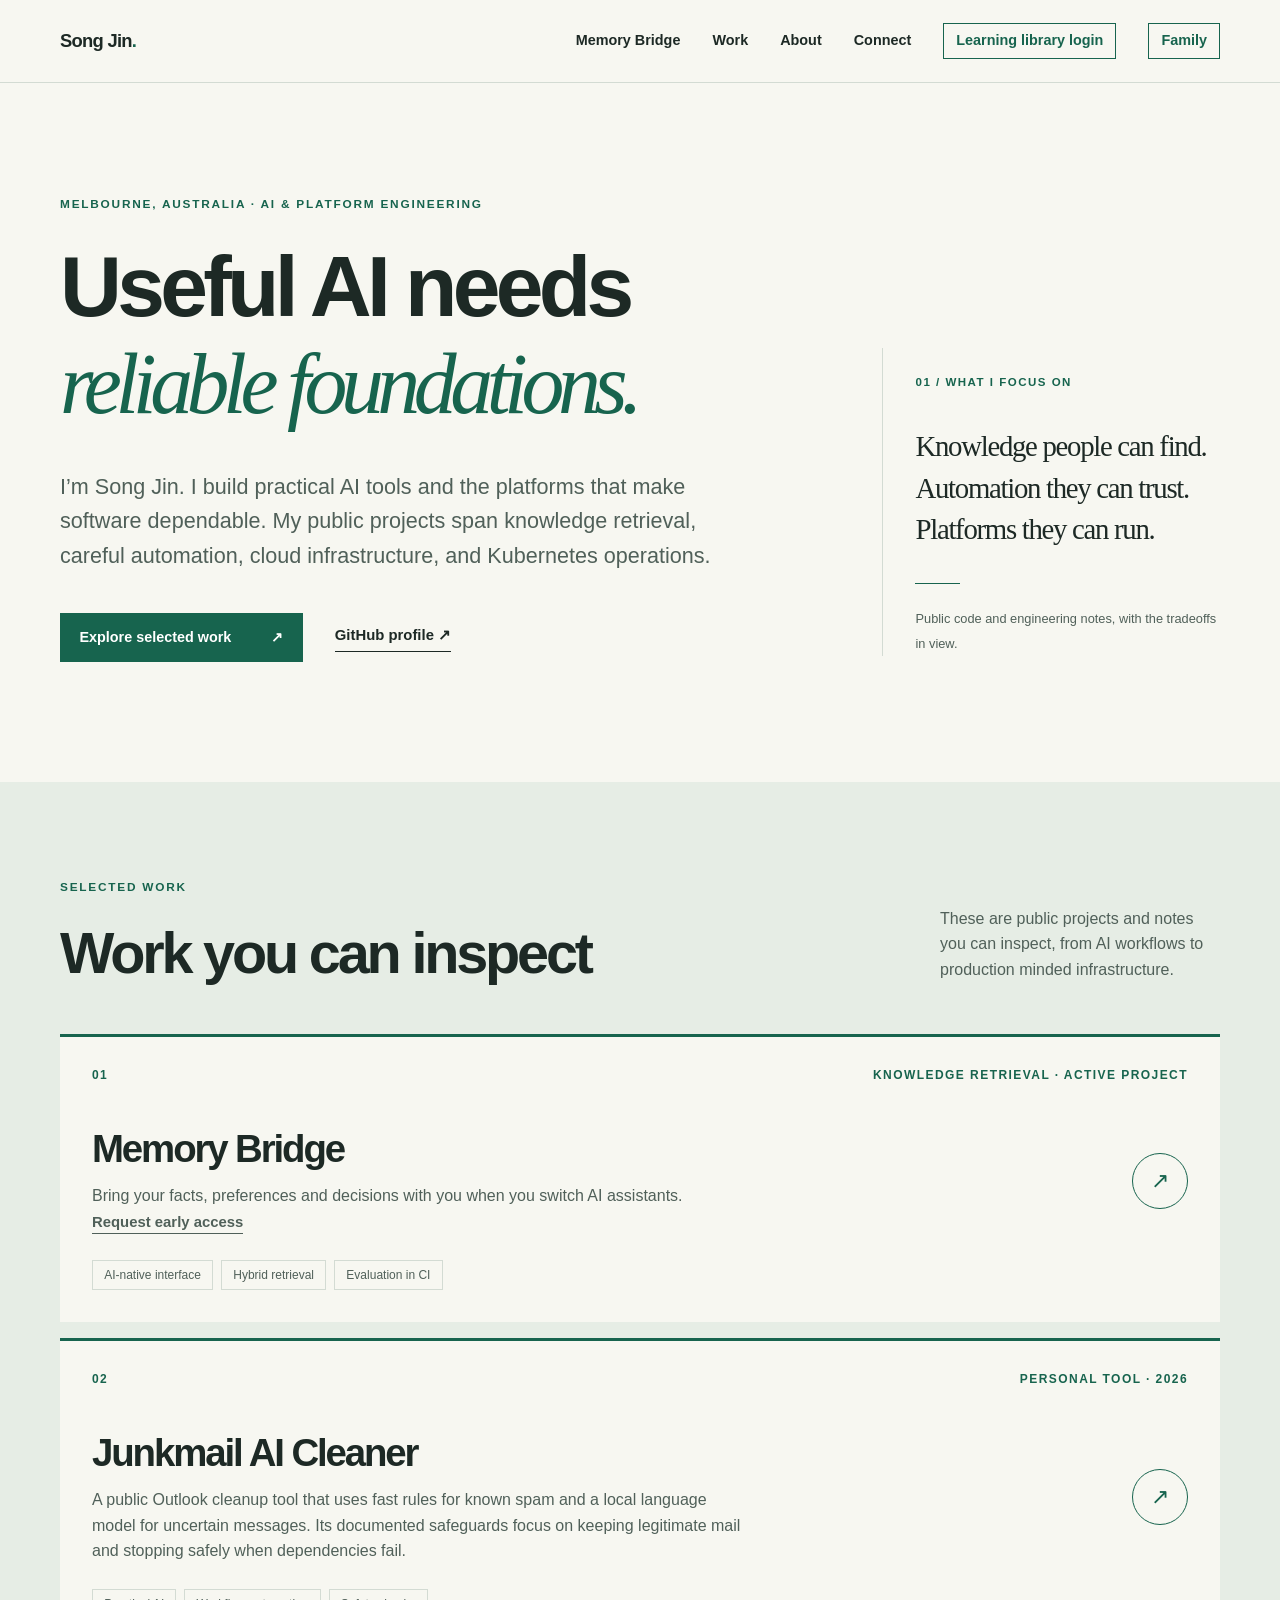
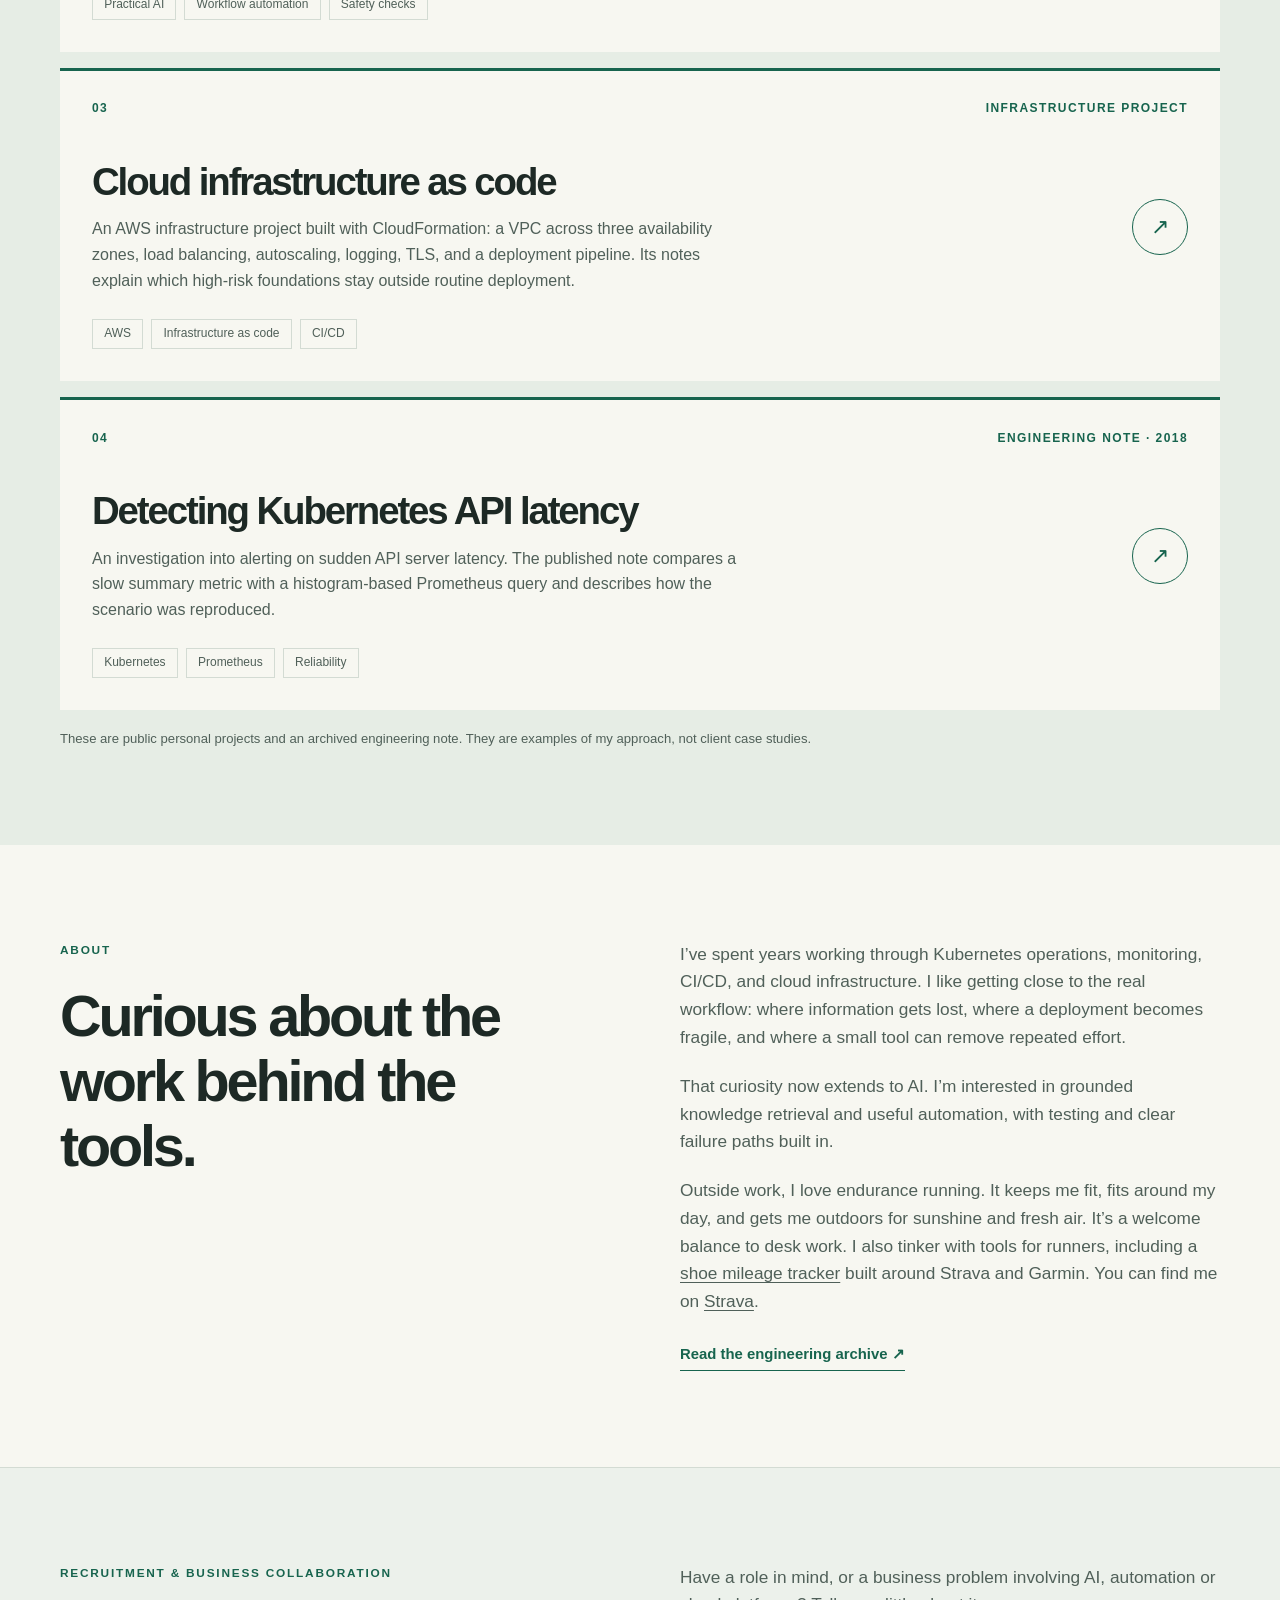
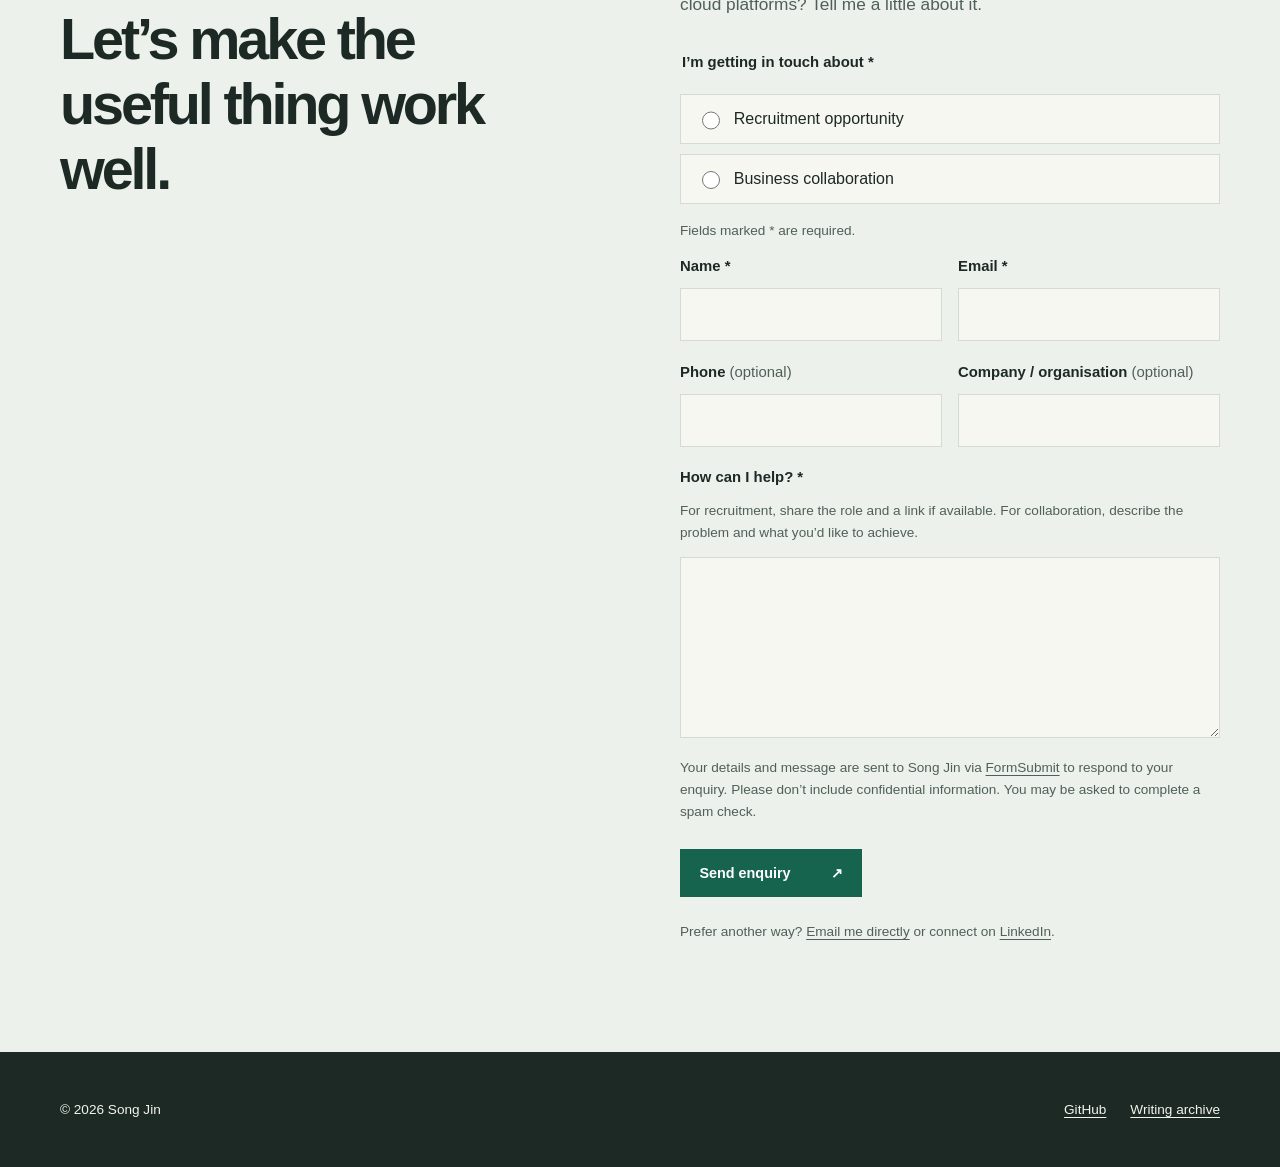
<file: index.html>
<!doctype html>
<html lang="en-AU">
  <head>
    <meta charset="utf-8">
    <meta name="google-site-verification" content="nwqrAiXsCcuAnsCn8Nw6H-5O30y2Ceg2QAQK5DL2ef4">
    <meta name="viewport" content="width=device-width, initial-scale=1">
    <meta name="description" content="Song Jin builds practical AI workflows and reliable cloud platforms. Explore public projects in knowledge retrieval, automation, and DevOps.">
    <meta name="color-scheme" content="light">
    <title>Song Jin — Practical AI & reliable platforms</title>
    <link rel="icon" type="image/jpeg" href="assets/song-jin-favicon.jpeg">
    <link rel="stylesheet" href="assets/site.css?v=kb-mcp-20261019">
  </head>
  <body>
    <a class="skip-link" href="#main">Skip to content</a>
    <header class="site-header">
      <div class="shell header-inner">
        <a class="wordmark" href="./" aria-label="Song Jin, home">Song Jin<span class="wordmark-dot">.</span></a>
        <nav aria-label="Main navigation">
          <a href="products/memory-bridge/">Memory Bridge</a>
          <a href="#work">Work</a>
          <a href="#about">About</a>
          <a href="#connect">Connect</a>
          <a class="nav-login" href="https://learn.midu.com.au/" aria-label="Log in to the private learning library">Learning library login</a>
          <a class="nav-login" href="https://family.midu.com.au/" aria-label="Open the private family site">Family</a>
        </nav>
      </div>
    </header>

    <main id="main">
      <section class="hero shell" aria-labelledby="intro-title">
        <div class="hero-copy">
          <p class="eyebrow">Melbourne, Australia · AI & platform engineering</p>
          <h1 id="intro-title">Useful AI needs <em>reliable foundations.</em></h1>
          <p class="lead">I’m Song Jin. I build practical AI tools and the platforms that make software dependable. My public projects span knowledge retrieval, careful automation, cloud infrastructure, and Kubernetes operations.</p>
          <div class="hero-actions">
            <a class="button button-primary" href="#work">Explore selected work <span aria-hidden="true">↗</span></a>
            <a class="text-link" href="https://github.com/SongGithub" rel="me">GitHub profile <span aria-hidden="true">↗</span></a>
          </div>
        </div>
        <aside class="hero-note" aria-label="Site focus">
          <span class="note-index">01 / WHAT I FOCUS ON</span>
          <p>Knowledge people can find. Automation they can trust. Platforms they can run.</p>
          <span class="note-rule" aria-hidden="true"></span>
          <small>Public code and engineering notes, with the tradeoffs in view.</small>
        </aside>
      </section>

      <section class="section section-work" id="work" aria-labelledby="work-title">
        <div class="shell">
          <div class="section-heading">
            <div>
              <p class="eyebrow">Selected work</p>
              <h2 id="work-title">Work you can inspect</h2>
            </div>
            <p>These are public projects and notes you can inspect, from AI workflows to production minded infrastructure.</p>
          </div>
          <article class="work-feature">
            <div class="work-meta"><span>01</span><span>Knowledge retrieval · active project</span></div>
            <div class="work-body">
              <div>
                <h3><a href="products/memory-bridge/">Memory Bridge</a></h3>
                <p>Bring your facts, preferences and decisions with you when you switch AI assistants.</p>
                <p><a class="text-link" href="products/memory-bridge/#pilot">Request early access</a></p>
              </div>
              <a class="round-link" href="work/memory-bridge/" aria-label="Read the Memory Bridge case study">↗</a>
            </div>
            <div class="work-tags" aria-label="Topics"><span>AI-native interface</span><span>Hybrid retrieval</span><span>Evaluation in CI</span></div>
          </article>
          <article class="work-feature">
            <div class="work-meta"><span>02</span><span>Personal tool · 2026</span></div>
            <div class="work-body">
              <div>
                <h3><a href="work/junkmail-ai-cleaner/">Junkmail AI Cleaner</a></h3>
                <p>A public Outlook cleanup tool that uses fast rules for known spam and a local language model for uncertain messages. Its documented safeguards focus on keeping legitimate mail and stopping safely when dependencies fail.</p>
              </div>
              <a class="round-link" href="work/junkmail-ai-cleaner/" aria-label="Read Junkmail AI Cleaner case study">↗</a>
            </div>
            <div class="work-tags" aria-label="Topics"><span>Practical AI</span><span>Workflow automation</span><span>Safety checks</span></div>
          </article>
          <article class="work-feature">
            <div class="work-meta"><span>03</span><span>Infrastructure project</span></div>
            <div class="work-body">
              <div>
                <h3><a href="https://github.com/SongGithub/personal-infra">Cloud infrastructure as code</a></h3>
                <p>An AWS infrastructure project built with CloudFormation: a VPC across three availability zones, load balancing, autoscaling, logging, TLS, and a deployment pipeline. Its notes explain which high-risk foundations stay outside routine deployment.</p>
              </div>
              <a class="round-link" href="https://github.com/SongGithub/personal-infra" aria-label="View cloud infrastructure project on GitHub">↗</a>
            </div>
            <div class="work-tags" aria-label="Topics"><span>AWS</span><span>Infrastructure as code</span><span>CI/CD</span></div>
          </article>
          <article class="work-feature">
            <div class="work-meta"><span>04</span><span>Engineering note · 2018</span></div>
            <div class="work-body">
              <div>
                <h3><a href="work/kubernetes-api-alerting/">Detecting Kubernetes API latency</a></h3>
                <p>An investigation into alerting on sudden API server latency. The published note compares a slow summary metric with a histogram-based Prometheus query and describes how the scenario was reproduced.</p>
              </div>
              <a class="round-link" href="work/kubernetes-api-alerting/" aria-label="Read detecting Kubernetes API latency case study">↗</a>
            </div>
            <div class="work-tags" aria-label="Topics"><span>Kubernetes</span><span>Prometheus</span><span>Reliability</span></div>
          </article>
          <p class="work-footnote">These are public personal projects and an archived engineering note. They are examples of my approach, not client case studies.</p>
        </div>
      </section>

      <section class="section about-section" id="about" aria-labelledby="about-title">
        <div class="shell two-column">
          <div>
            <p class="eyebrow">About</p>
            <h2 id="about-title">Curious about the work behind the tools.</h2>
          </div>
          <div class="body-copy">
            <p>I’ve spent years working through Kubernetes operations, monitoring, CI/CD, and cloud infrastructure. I like getting close to the real workflow: where information gets lost, where a deployment becomes fragile, and where a small tool can remove repeated effort.</p>
            <p>That curiosity now extends to AI. I’m interested in grounded knowledge retrieval and useful automation, with testing and clear failure paths built in.</p>
            <p>Outside work, I love endurance running. It keeps me fit, fits around my day, and gets me outdoors for sunshine and fresh air. It’s a welcome balance to desk work. I also tinker with tools for runners, including a <a href="https://github.com/SongGithub/shoe-tracker-skill">shoe mileage tracker</a> built around Strava and Garmin. You can find me on <a href="https://www.strava.com/athletes/13263055" rel="me">Strava</a>.</p>
            <a class="text-link" href="https://github.com/SongGithub/songgithub.github.io-src/tree/master/content">Read the engineering archive <span aria-hidden="true">↗</span></a>
          </div>
        </div>
      </section>

      <section class="section connect-section" id="connect" aria-labelledby="connect-title">
        <div class="shell two-column">
          <div>
            <p class="eyebrow">Recruitment &amp; business collaboration</p>
            <h2 id="connect-title">Let’s make the useful thing work well.</h2>
          </div>
          <div>
            <p class="body-copy">Have a role in mind, or a business problem involving AI, automation or cloud platforms? Tell me a little about it.</p>
            <form class="contact-form" action="https://formsubmit.co/songjin@hotmail.com" method="POST" aria-describedby="contact-privacy">
              <input type="hidden" name="_subject" value="Midu website enquiry">
              <input type="hidden" name="_template" value="table">
              <fieldset class="contact-purpose">
                <legend>I’m getting in touch about <span aria-hidden="true">*</span></legend>
                <label class="purpose-option"><input type="radio" name="enquiry_type" value="Recruitment opportunity" required> <span>Recruitment opportunity</span></label>
                <label class="purpose-option"><input type="radio" name="enquiry_type" value="Business collaboration" required> <span>Business collaboration</span></label>
              </fieldset>
              <p class="form-hint">Fields marked * are required.</p>
              <div class="contact-fields">
                <div class="contact-field"><label for="contact-name">Name *</label><input id="contact-name" name="name" autocomplete="name" maxlength="100" required></div>
                <div class="contact-field"><label for="contact-email">Email *</label><input id="contact-email" type="email" name="email" autocomplete="email" maxlength="254" required></div>
                <div class="contact-field"><label for="contact-phone">Phone <span>(optional)</span></label><input id="contact-phone" type="tel" name="phone" autocomplete="tel" maxlength="40"></div>
                <div class="contact-field"><label for="contact-company">Company / organisation <span>(optional)</span></label><input id="contact-company" name="organisation" autocomplete="organization" maxlength="150"></div>
              </div>
              <div class="contact-field"><label for="contact-message">How can I help? *</label><p id="message-hint" class="form-hint">For recruitment, share the role and a link if available. For collaboration, describe the problem and what you’d like to achieve.</p><textarea id="contact-message" name="message" rows="6" maxlength="5000" aria-describedby="message-hint" required></textarea></div>
              <p id="contact-privacy" class="form-hint">Your details and message are sent to Song Jin via <a href="https://formsubmit.co/privacy.pdf">FormSubmit</a> to respond to your enquiry. Please don’t include confidential information. You may be asked to complete a spam check.</p>
              <button class="button button-primary" type="submit">Send enquiry <span aria-hidden="true">↗</span></button>
            </form>
            <p class="contact-alternatives">Prefer another way? <a href="mailto:songjin@hotmail.com">Email me directly</a> or connect on <a href="https://www.linkedin.com/in/songjinau" rel="me">LinkedIn</a>.</p>
          </div>
        </div>
      </section>
    </main>

    <footer class="site-footer">
      <div class="shell footer-inner">
        <span>© 2026 Song Jin</span>
        <div><a href="https://github.com/SongGithub">GitHub</a><a href="https://github.com/SongGithub/songgithub.github.io-src/tree/master/content">Writing archive</a></div>
      </div>
    </footer>
    <!-- Public Web Analytics collection token; not a Cloudflare API credential. -->
    <script defer src="/assets/analytics.js" data-analytics-token="b153a38c7e134f3891fbebf4ce72a303"></script>
  </body>
</html>
</file>
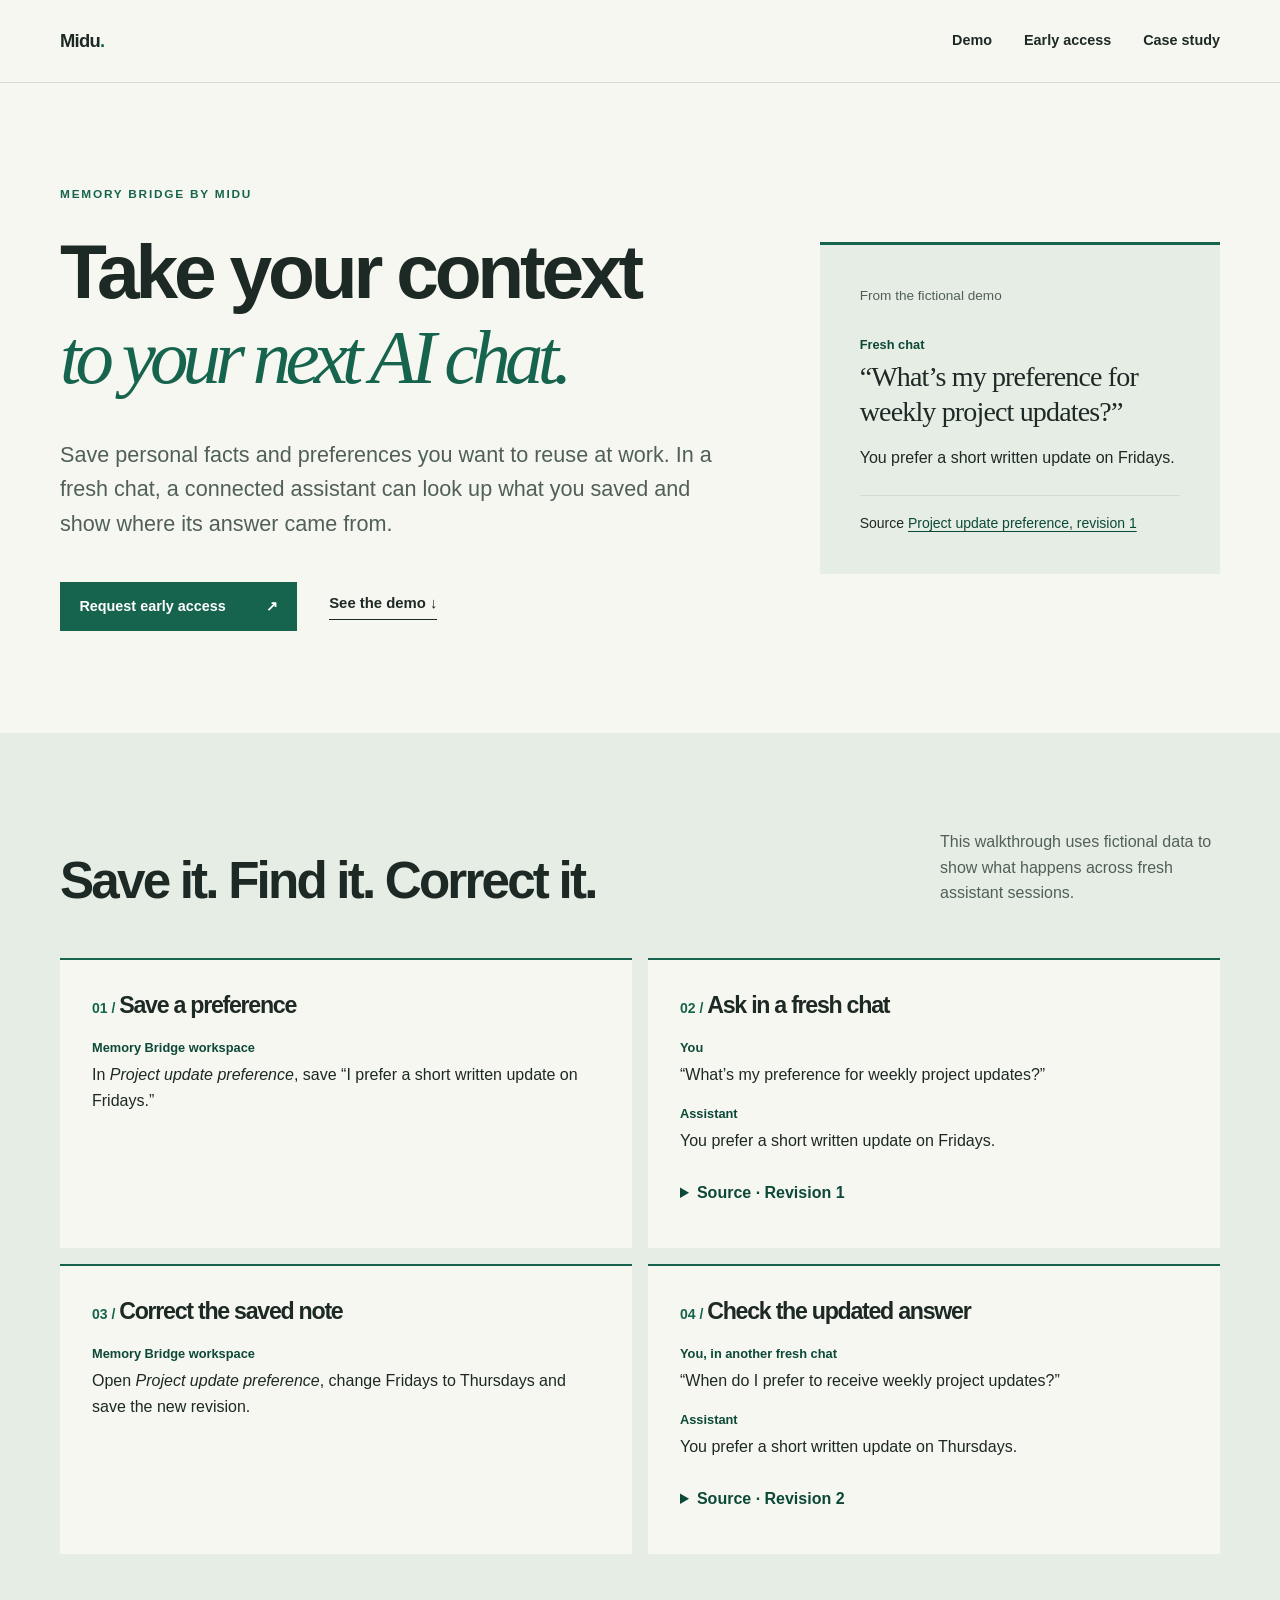
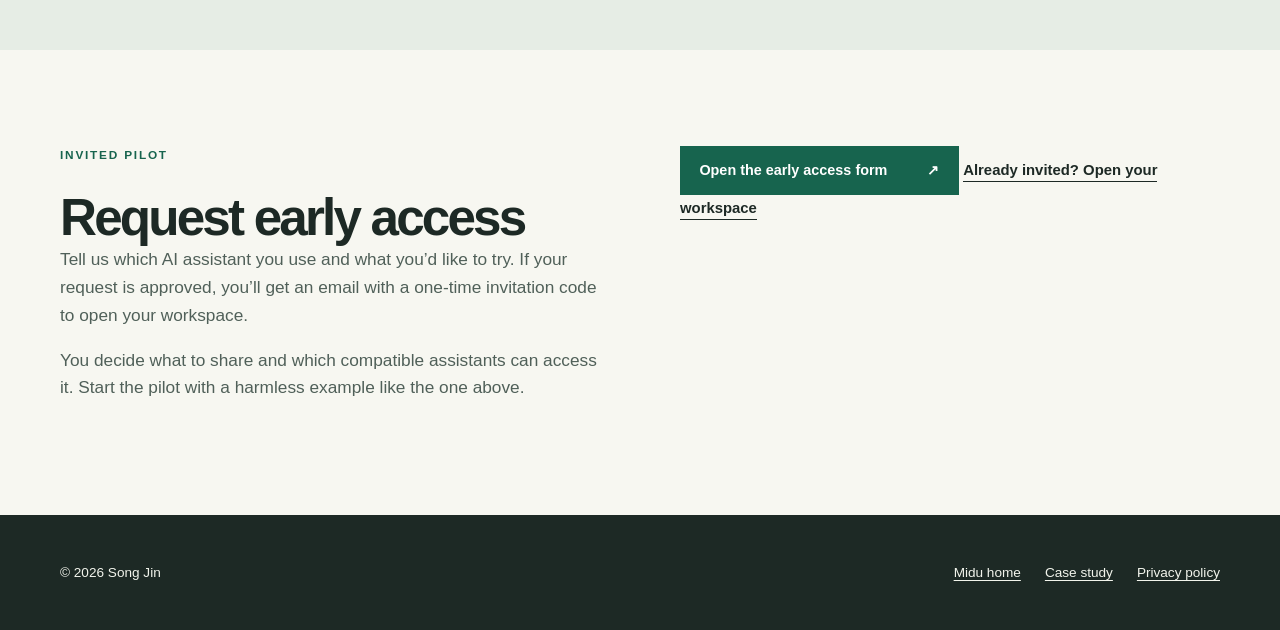
<file: products/memory-bridge/index.html>
<!doctype html>
<html lang="en-AU">
  <head>
    <meta charset="utf-8">
    <meta name="viewport" content="width=device-width, initial-scale=1">
    <meta name="color-scheme" content="light">
    <meta name="description" content="Keep a record you control and bring it into a fresh AI conversation. See the Memory Bridge demo and request early access.">
    <title>Memory Bridge by Midu · Request early access</title>
    <link rel="canonical" href="https://www.midu.com.au/products/memory-bridge/">
    <link rel="icon" type="image/jpeg" href="../../assets/song-jin-favicon.jpeg">
    <link rel="stylesheet" href="../../assets/site.css">
    <link rel="stylesheet" href="product.css">
  </head>
  <body class="kb-product">
    <a class="skip-link" href="#main">Skip to content</a>
    <header class="site-header">
      <div class="shell header-inner">
        <a class="wordmark" href="../../" aria-label="Midu home">Midu<span class="wordmark-dot">.</span></a>
        <nav aria-label="Main navigation">
          <a href="#demo">Demo</a>
          <a href="#pilot">Early access</a>
          <a href="../../work/memory-bridge/">Case study</a>
        </nav>
      </div>
    </header>

    <main id="main" tabindex="-1">
      <section class="shell kb-hero" aria-labelledby="product-title">
        <div>
          <p class="eyebrow">Memory Bridge by Midu</p>
          <h1 id="product-title">Take your context <em>to your next AI chat.</em></h1>
          <p class="lead">Save personal facts and preferences you want to reuse at work. In a fresh chat, a connected assistant can look up what you saved and show where its answer came from.</p>
          <div class="hero-actions">
            <a class="button button-primary" href="#pilot">Request early access <span aria-hidden="true">↗</span></a>
            <a class="text-link" href="#demo">See the demo <span aria-hidden="true">↓</span></a>
          </div>
        </div>
        <figure class="kb-preview">
          <figcaption>From the fictional demo</figcaption>
          <p class="kb-demo-label">Fresh chat</p>
          <blockquote>“What’s my preference for weekly project updates?”</blockquote>
          <p>You prefer a short written update on Fridays.</p>
          <p class="kb-source">Source <a href="#first-recall-source">Project update preference, revision 1</a></p>
        </figure>
      </section>

      <section id="demo" class="section kb-demo" aria-labelledby="demo-title">
        <div class="shell">
          <div class="section-heading">
            <h2 id="demo-title">Save it. Find it. Correct it.</h2>
            <p>This walkthrough uses fictional data to show what happens across fresh assistant sessions.</p>
          </div>
          <ol class="kb-steps" role="list">
            <li>
              <h3>Save a preference</h3>
              <p class="kb-demo-label">Memory Bridge workspace</p>
              <p>In <cite>Project update preference</cite>, save “I prefer a short written update on Fridays.”</p>
            </li>
            <li>
              <h3>Ask in a fresh chat</h3>
              <p class="kb-demo-label">You</p>
              <p>“What’s my preference for weekly project updates?”</p>
              <p class="kb-demo-label">Assistant</p>
              <p>You prefer a short written update on Fridays.</p>
              <details>
                <summary id="first-recall-source">Source · Revision 1</summary>
                <p><cite>Project update preference</cite><br>“I prefer a short written update on Fridays.”</p>
              </details>
            </li>
            <li>
              <h3>Correct the saved note</h3>
              <p class="kb-demo-label">Memory Bridge workspace</p>
              <p>Open <cite>Project update preference</cite>, change Fridays to Thursdays and save the new revision.</p>
            </li>
            <li>
              <h3>Check the updated answer</h3>
              <p class="kb-demo-label">You, in another fresh chat</p>
              <p>“When do I prefer to receive weekly project updates?”</p>
              <p class="kb-demo-label">Assistant</p>
              <p>You prefer a short written update on Thursdays.</p>
              <details>
                <summary>Source · Revision 2</summary>
                <p><cite>Project update preference</cite><br>“I prefer a short written update on Thursdays.”</p>
              </details>
            </li>
          </ol>
        </div>
      </section>

      <section id="pilot" class="section kb-pilot" aria-labelledby="pilot-title">
        <div class="shell two-column">
          <div>
            <p class="eyebrow">Invited pilot</p>
            <h2 id="pilot-title">Request early access</h2>
            <p class="body-copy">Tell us which AI assistant you use and what you’d like to try. If your request is approved, you’ll get an email with a one-time invitation code to open your workspace.</p>
            <p class="body-copy">You decide what to share and which compatible assistants can access it. Start the pilot with a harmless example like the one above.</p>
          </div>
          <div class="contact-form">
            <a class="button button-primary" href="https://memory-bridge.midu.com.au/early-access">Open the early access form <span aria-hidden="true">↗</span></a>
            <a class="text-link" href="https://memory-bridge.midu.com.au/">Already invited? Open your workspace</a>
          </div>
        </div>
      </section>
    </main>

    <footer class="site-footer">
      <div class="shell footer-inner">
        <span>© 2026 Song Jin</span>
        <div><a href="../../">Midu home</a><a href="../../work/memory-bridge/">Case study</a><a href="privacy/">Privacy policy</a></div>
      </div>
    </footer>
  </body>
</html>
</file>
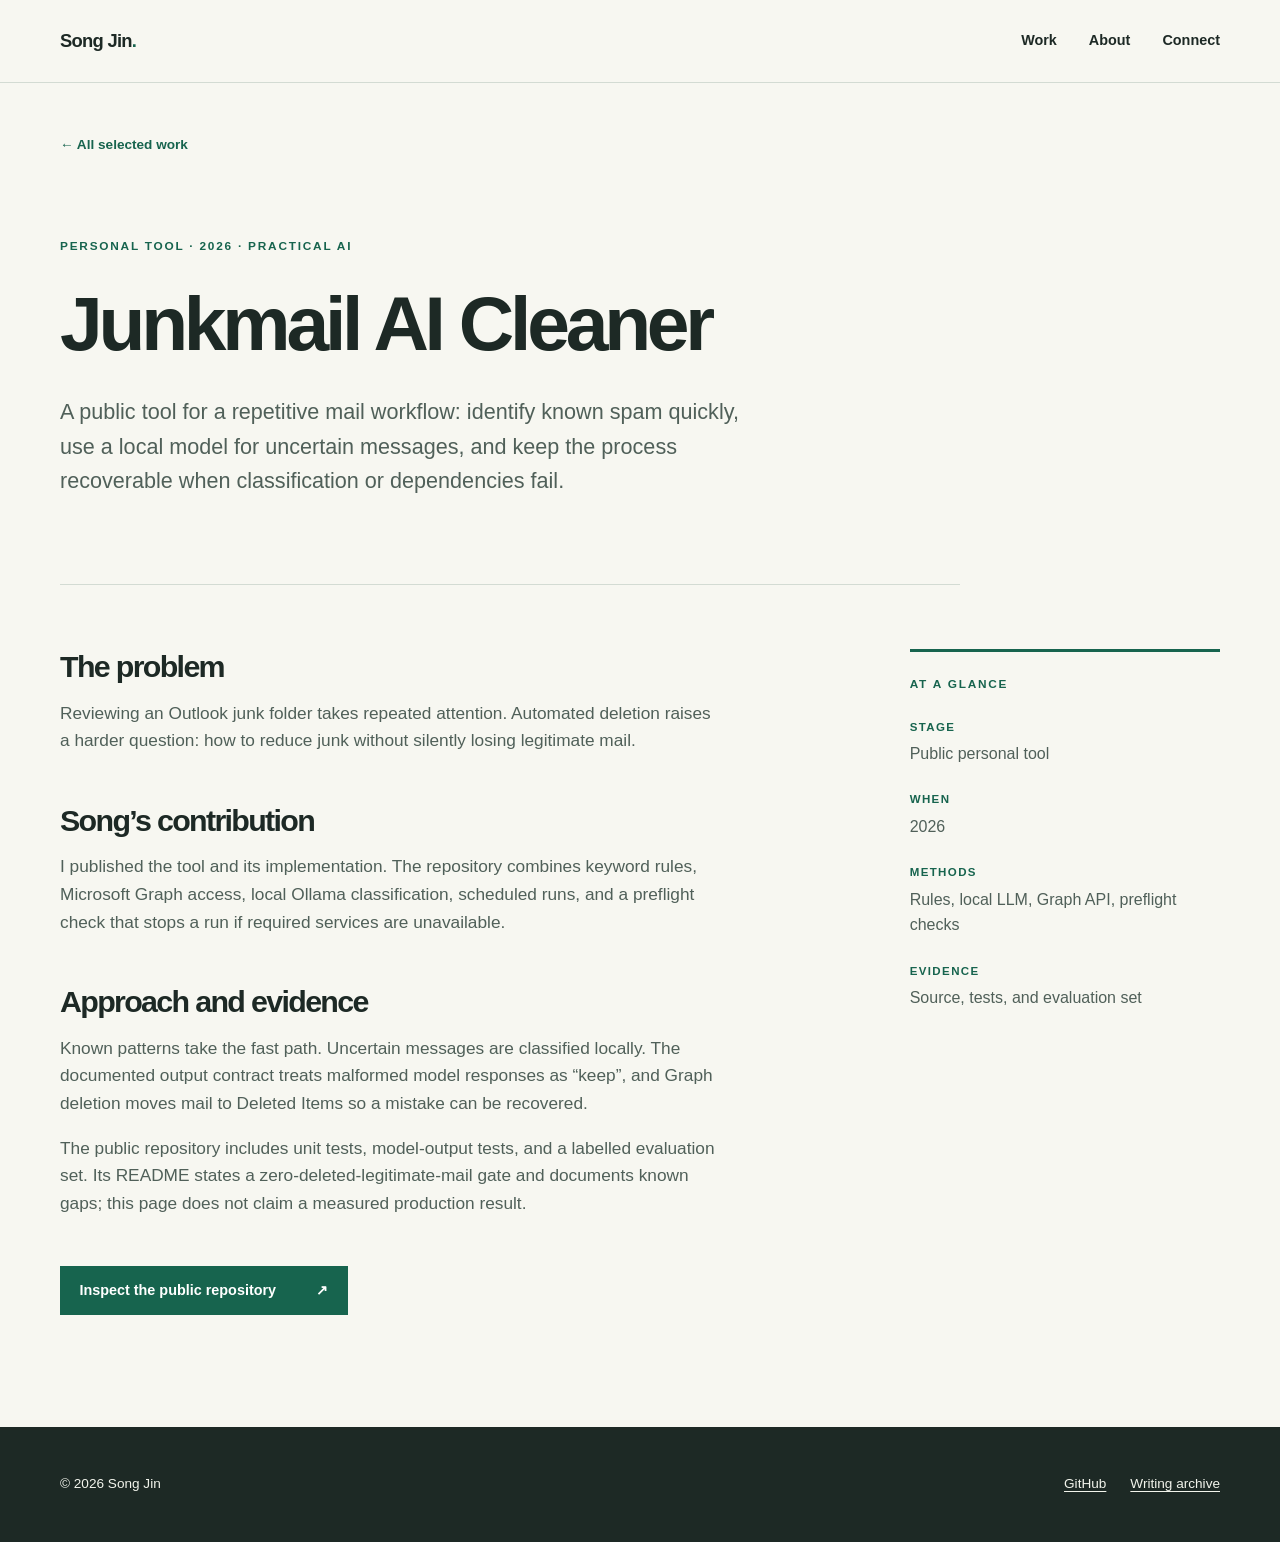
<file: work/junkmail-ai-cleaner/index.html>
<!doctype html>
<html lang="en-AU">
  <head>
    <meta charset="utf-8">
    <meta name="viewport" content="width=device-width, initial-scale=1">
    <meta name="description" content="A public personal project by Song Jin: Outlook junk mail cleanup with rules, a local language model, and safety checks.">
    <title>Junkmail AI Cleaner — Song Jin</title>
    <link rel="stylesheet" href="../../assets/site.css">
  </head>
  <body>
    <a class="skip-link" href="#main">Skip to content</a>
    <header class="site-header"><div class="shell header-inner">
      <a class="wordmark" href="../../" aria-label="Song Jin, home">Song Jin<span class="wordmark-dot">.</span></a>
      <nav aria-label="Main navigation"><a href="../../#work">Work</a><a href="../../#about">About</a><a href="../../#connect">Connect</a></nav>
    </div></header>
    <main id="main" class="case-main shell">
      <a class="back-link" href="../../#work">← All selected work</a>
      <header class="case-header">
        <p class="eyebrow">Personal tool · 2026 · Practical AI</p>
        <h1>Junkmail AI Cleaner</h1>
        <p class="lead">A public tool for a repetitive mail workflow: identify known spam quickly, use a local model for uncertain messages, and keep the process recoverable when classification or dependencies fail.</p>
      </header>
      <div class="case-layout">
        <div class="case-content">
          <section aria-labelledby="problem-title"><h2 id="problem-title">The problem</h2><p>Reviewing an Outlook junk folder takes repeated attention. Automated deletion raises a harder question: how to reduce junk without silently losing legitimate mail.</p></section>
          <section aria-labelledby="contribution-title"><h2 id="contribution-title">Song’s contribution</h2><p>I published the tool and its implementation. The repository combines keyword rules, Microsoft Graph access, local Ollama classification, scheduled runs, and a preflight check that stops a run if required services are unavailable.</p></section>
          <section aria-labelledby="approach-title"><h2 id="approach-title">Approach and evidence</h2><p>Known patterns take the fast path. Uncertain messages are classified locally. The documented output contract treats malformed model responses as “keep”, and Graph deletion moves mail to Deleted Items so a mistake can be recovered.</p><p>The public repository includes unit tests, model-output tests, and a labelled evaluation set. Its README states a zero-deleted-legitimate-mail gate and documents known gaps; this page does not claim a measured production result.</p></section>
          <a class="button button-primary" href="https://github.com/SongGithub/junkmail-ai-cleaner">Inspect the public repository <span aria-hidden="true">↗</span></a>
        </div>
        <aside class="case-aside" aria-label="Project summary"><p class="eyebrow">At a glance</p><dl><dt>Stage</dt><dd>Public personal tool</dd><dt>When</dt><dd>2026</dd><dt>Methods</dt><dd>Rules, local LLM, Graph API, preflight checks</dd><dt>Evidence</dt><dd>Source, tests, and evaluation set</dd></dl></aside>
      </div>
    </main>
    <footer class="site-footer"><div class="shell footer-inner"><span>© 2026 Song Jin</span><div><a href="https://github.com/SongGithub">GitHub</a><a href="https://github.com/SongGithub/songgithub.github.io-src/tree/master/content">Writing archive</a></div></div></footer>
    <script defer src="/assets/analytics.js" data-analytics-token="b153a38c7e134f3891fbebf4ce72a303"></script>
  </body>
</html>
</file>
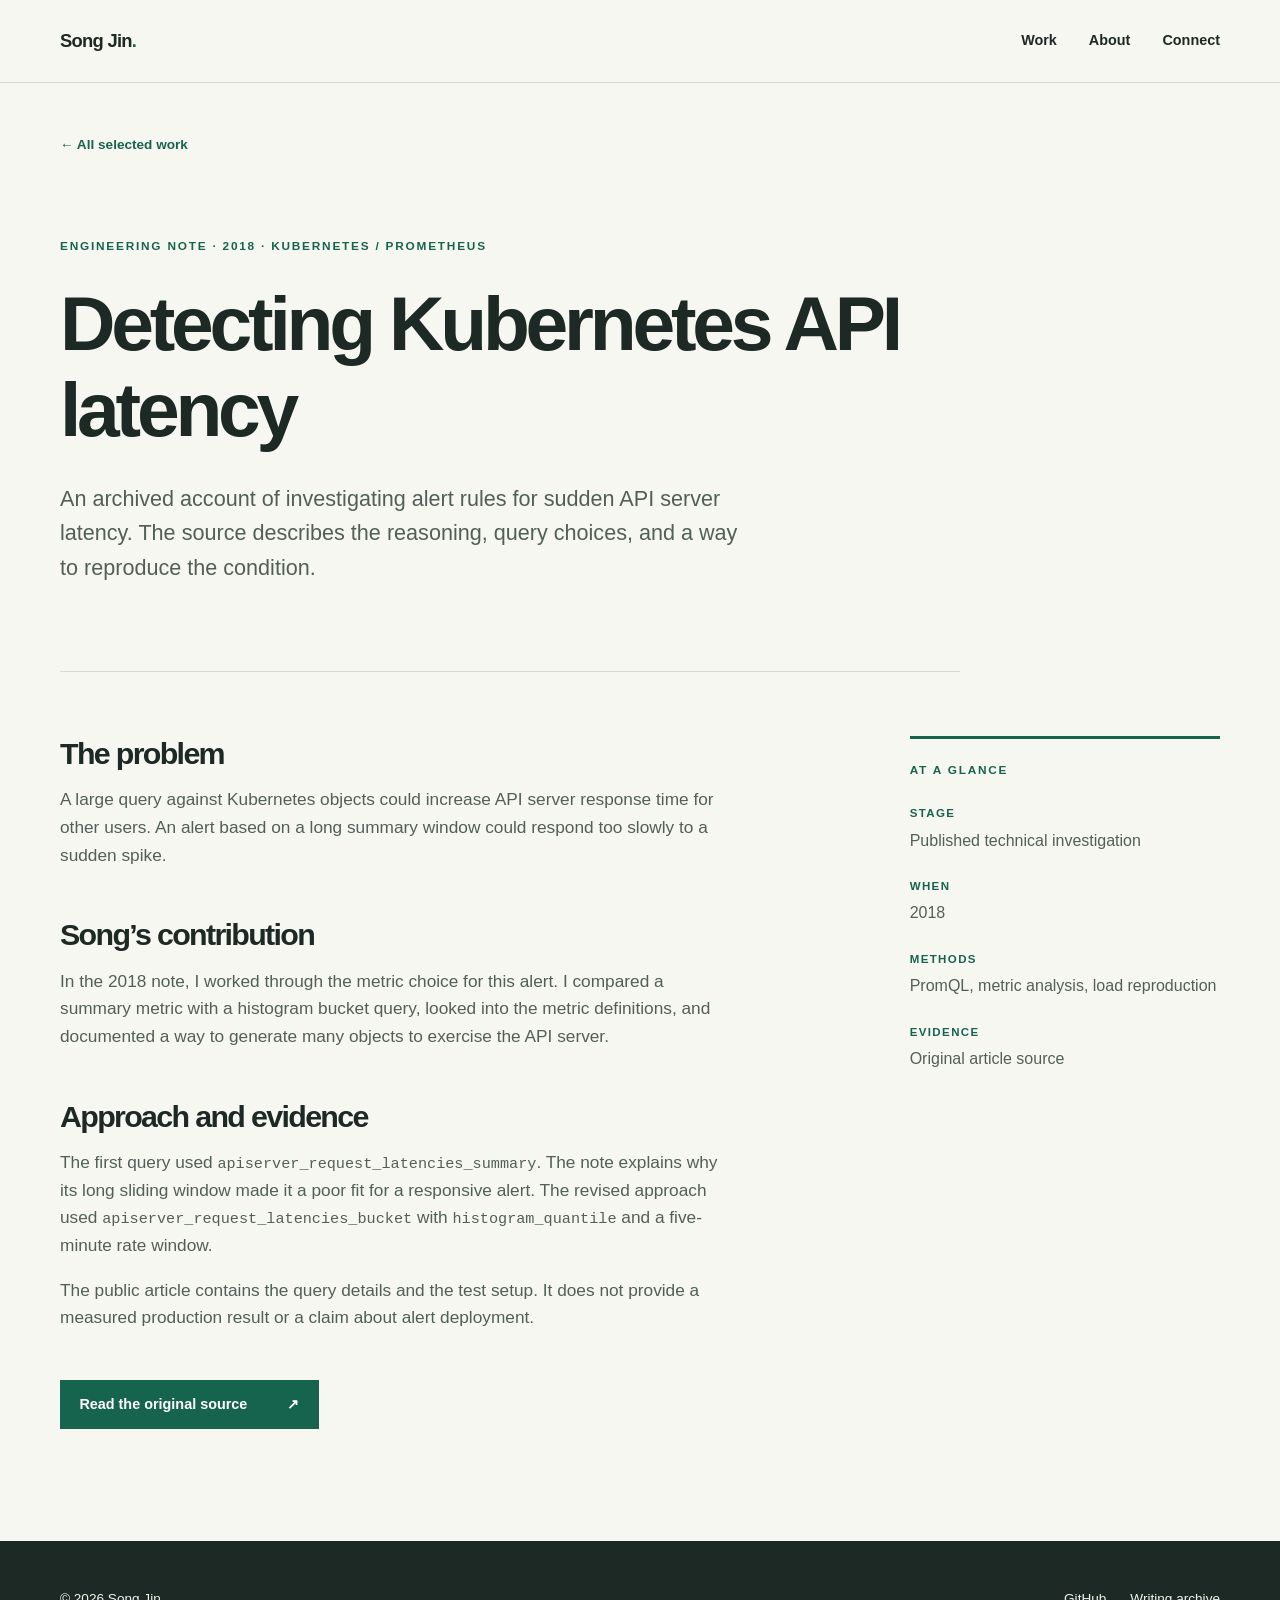
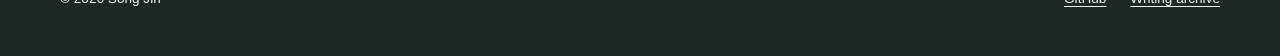
<file: work/kubernetes-api-alerting/index.html>
<!doctype html>
<html lang="en-AU">
  <head>
    <meta charset="utf-8">
    <meta name="viewport" content="width=device-width, initial-scale=1">
    <meta name="description" content="Song Jin’s 2018 engineering note on Kubernetes API latency alerting with Prometheus.">
    <title>Kubernetes API latency alerting — Song Jin</title>
    <link rel="stylesheet" href="../../assets/site.css">
  </head>
  <body>
    <a class="skip-link" href="#main">Skip to content</a>
    <header class="site-header"><div class="shell header-inner">
      <a class="wordmark" href="../../" aria-label="Song Jin, home">Song Jin<span class="wordmark-dot">.</span></a>
      <nav aria-label="Main navigation"><a href="../../#work">Work</a><a href="../../#about">About</a><a href="../../#connect">Connect</a></nav>
    </div></header>
    <main id="main" class="case-main shell">
      <a class="back-link" href="../../#work">← All selected work</a>
      <header class="case-header">
        <p class="eyebrow">Engineering note · 2018 · Kubernetes / Prometheus</p>
        <h1>Detecting Kubernetes API latency</h1>
        <p class="lead">An archived account of investigating alert rules for sudden API server latency. The source describes the reasoning, query choices, and a way to reproduce the condition.</p>
      </header>
      <div class="case-layout">
        <div class="case-content">
          <section aria-labelledby="problem-title"><h2 id="problem-title">The problem</h2><p>A large query against Kubernetes objects could increase API server response time for other users. An alert based on a long summary window could respond too slowly to a sudden spike.</p></section>
          <section aria-labelledby="contribution-title"><h2 id="contribution-title">Song’s contribution</h2><p>In the 2018 note, I worked through the metric choice for this alert. I compared a summary metric with a histogram bucket query, looked into the metric definitions, and documented a way to generate many objects to exercise the API server.</p></section>
          <section aria-labelledby="approach-title"><h2 id="approach-title">Approach and evidence</h2><p>The first query used <code>apiserver_request_latencies_summary</code>. The note explains why its long sliding window made it a poor fit for a responsive alert. The revised approach used <code>apiserver_request_latencies_bucket</code> with <code>histogram_quantile</code> and a five-minute rate window.</p><p>The public article contains the query details and the test setup. It does not provide a measured production result or a claim about alert deployment.</p></section>
          <a class="button button-primary" href="https://github.com/SongGithub/songgithub.github.io-src/blob/master/content/devops/apiserver-latency-alert.md">Read the original source <span aria-hidden="true">↗</span></a>
        </div>
        <aside class="case-aside" aria-label="Project summary"><p class="eyebrow">At a glance</p><dl><dt>Stage</dt><dd>Published technical investigation</dd><dt>When</dt><dd>2018</dd><dt>Methods</dt><dd>PromQL, metric analysis, load reproduction</dd><dt>Evidence</dt><dd>Original article source</dd></dl></aside>
      </div>
    </main>
    <footer class="site-footer"><div class="shell footer-inner"><span>© 2026 Song Jin</span><div><a href="https://github.com/SongGithub">GitHub</a><a href="https://github.com/SongGithub/songgithub.github.io-src/tree/master/content">Writing archive</a></div></div></footer>
    <script defer src="/assets/analytics.js" data-analytics-token="b153a38c7e134f3891fbebf4ce72a303"></script>
  </body>
</html>
</file>
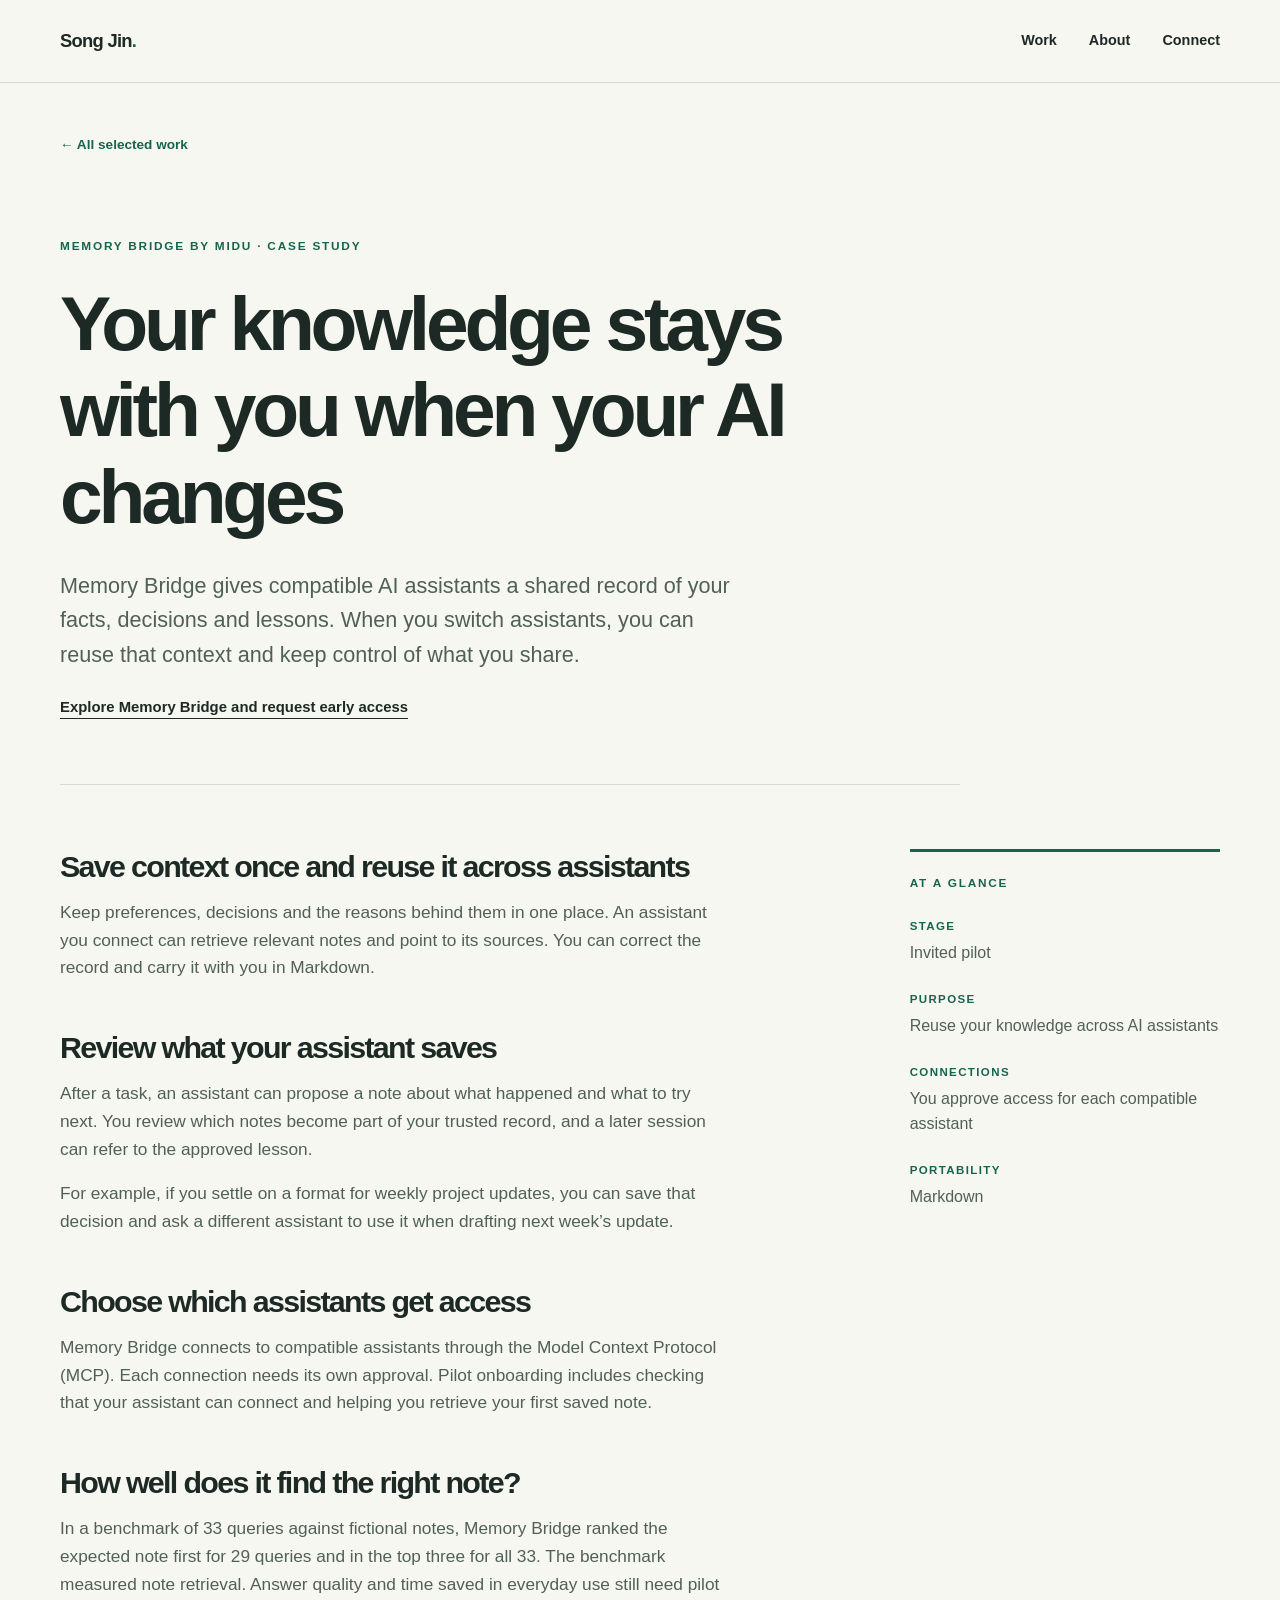
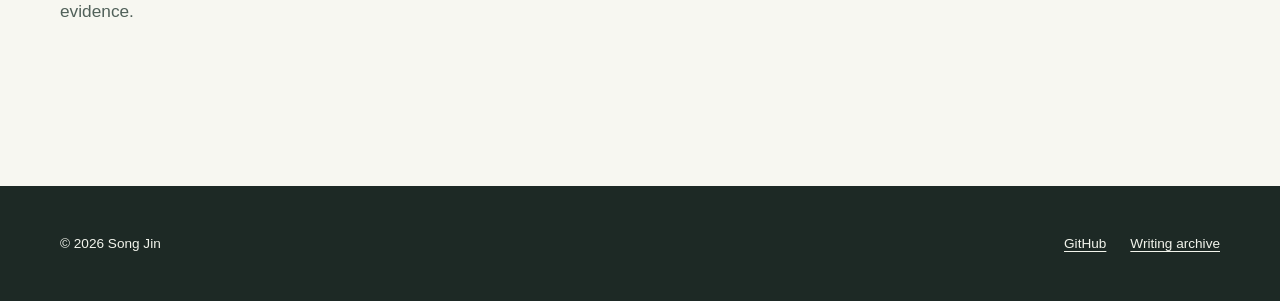
<file: work/memory-bridge/index.html>
<!doctype html>
<html lang="en-AU">
  <head>
    <meta charset="utf-8">
    <meta name="viewport" content="width=device-width, initial-scale=1">
    <meta name="description" content="Memory Bridge by Midu helps you reuse your facts, decisions and reviewed lessons across compatible AI assistants.">
    <title>Memory Bridge by Midu · Case study</title>
    <link rel="canonical" href="https://www.midu.com.au/work/memory-bridge/">
    <link rel="stylesheet" href="../../assets/site.css">
  </head>
  <body>
    <a class="skip-link" href="#main">Skip to content</a>
    <header class="site-header"><div class="shell header-inner">
      <a class="wordmark" href="../../" aria-label="Song Jin, home">Song Jin<span class="wordmark-dot">.</span></a>
      <nav aria-label="Main navigation"><a href="../../#work">Work</a><a href="../../#about">About</a><a href="../../#connect">Connect</a></nav>
    </div></header>
    <main id="main" class="case-main shell">
      <a class="back-link" href="../../#work">← All selected work</a>
      <header class="case-header">
        <p class="eyebrow">Memory Bridge by Midu · Case study</p>
        <h1>Your knowledge stays with you when your AI changes</h1>
        <p class="lead">Memory Bridge gives compatible AI assistants a shared record of your facts, decisions and lessons. When you switch assistants, you can reuse that context and keep control of what you share.</p>
        <a class="text-link" href="../../products/memory-bridge/">Explore Memory Bridge and request early access</a>
      </header>
      <div class="case-layout">
        <div class="case-content">
          <section aria-labelledby="purpose-title">
            <h2 id="purpose-title">Save context once and reuse it across assistants</h2>
            <p>Keep preferences, decisions and the reasons behind them in one place. An assistant you connect can retrieve relevant notes and point to its sources. You can correct the record and carry it with you in Markdown.</p>
          </section>
          <section aria-labelledby="learning-title">
            <h2 id="learning-title">Review what your assistant saves</h2>
            <p>After a task, an assistant can propose a note about what happened and what to try next. You review which notes become part of your trusted record, and a later session can refer to the approved lesson.</p>
            <p>For example, if you settle on a format for weekly project updates, you can save that decision and ask a different assistant to use it when drafting next week’s update.</p>
          </section>
          <section aria-labelledby="access-title">
            <h2 id="access-title">Choose which assistants get access</h2>
            <p>Memory Bridge connects to compatible assistants through the Model Context Protocol (MCP). Each connection needs its own approval. Pilot onboarding includes checking that your assistant can connect and helping you retrieve your first saved note.</p>
          </section>
          <section aria-labelledby="eval-title">
            <h2 id="eval-title">How well does it find the right note?</h2>
            <p>In a benchmark of 33 queries against fictional notes, Memory Bridge ranked the expected note first for 29 queries and in the top three for all 33. The benchmark measured note retrieval. Answer quality and time saved in everyday use still need pilot evidence.</p>
          </section>
        </div>
        <aside class="case-aside" aria-label="Project summary">
          <p class="eyebrow">At a glance</p>
          <dl>
            <dt>Stage</dt><dd>Invited pilot</dd>
            <dt>Purpose</dt><dd>Reuse your knowledge across AI assistants</dd>
            <dt>Connections</dt><dd>You approve access for each compatible assistant</dd>
            <dt>Portability</dt><dd>Markdown</dd>
          </dl>
        </aside>
      </div>
    </main>
    <footer class="site-footer"><div class="shell footer-inner"><span>© 2026 Song Jin</span><div><a href="https://github.com/SongGithub">GitHub</a><a href="https://github.com/SongGithub/songgithub.github.io-src/tree/master/content">Writing archive</a></div></div></footer>
    <script defer src="/assets/analytics.js" data-analytics-token="b153a38c7e134f3891fbebf4ce72a303"></script>
  </body>
</html>
</file>
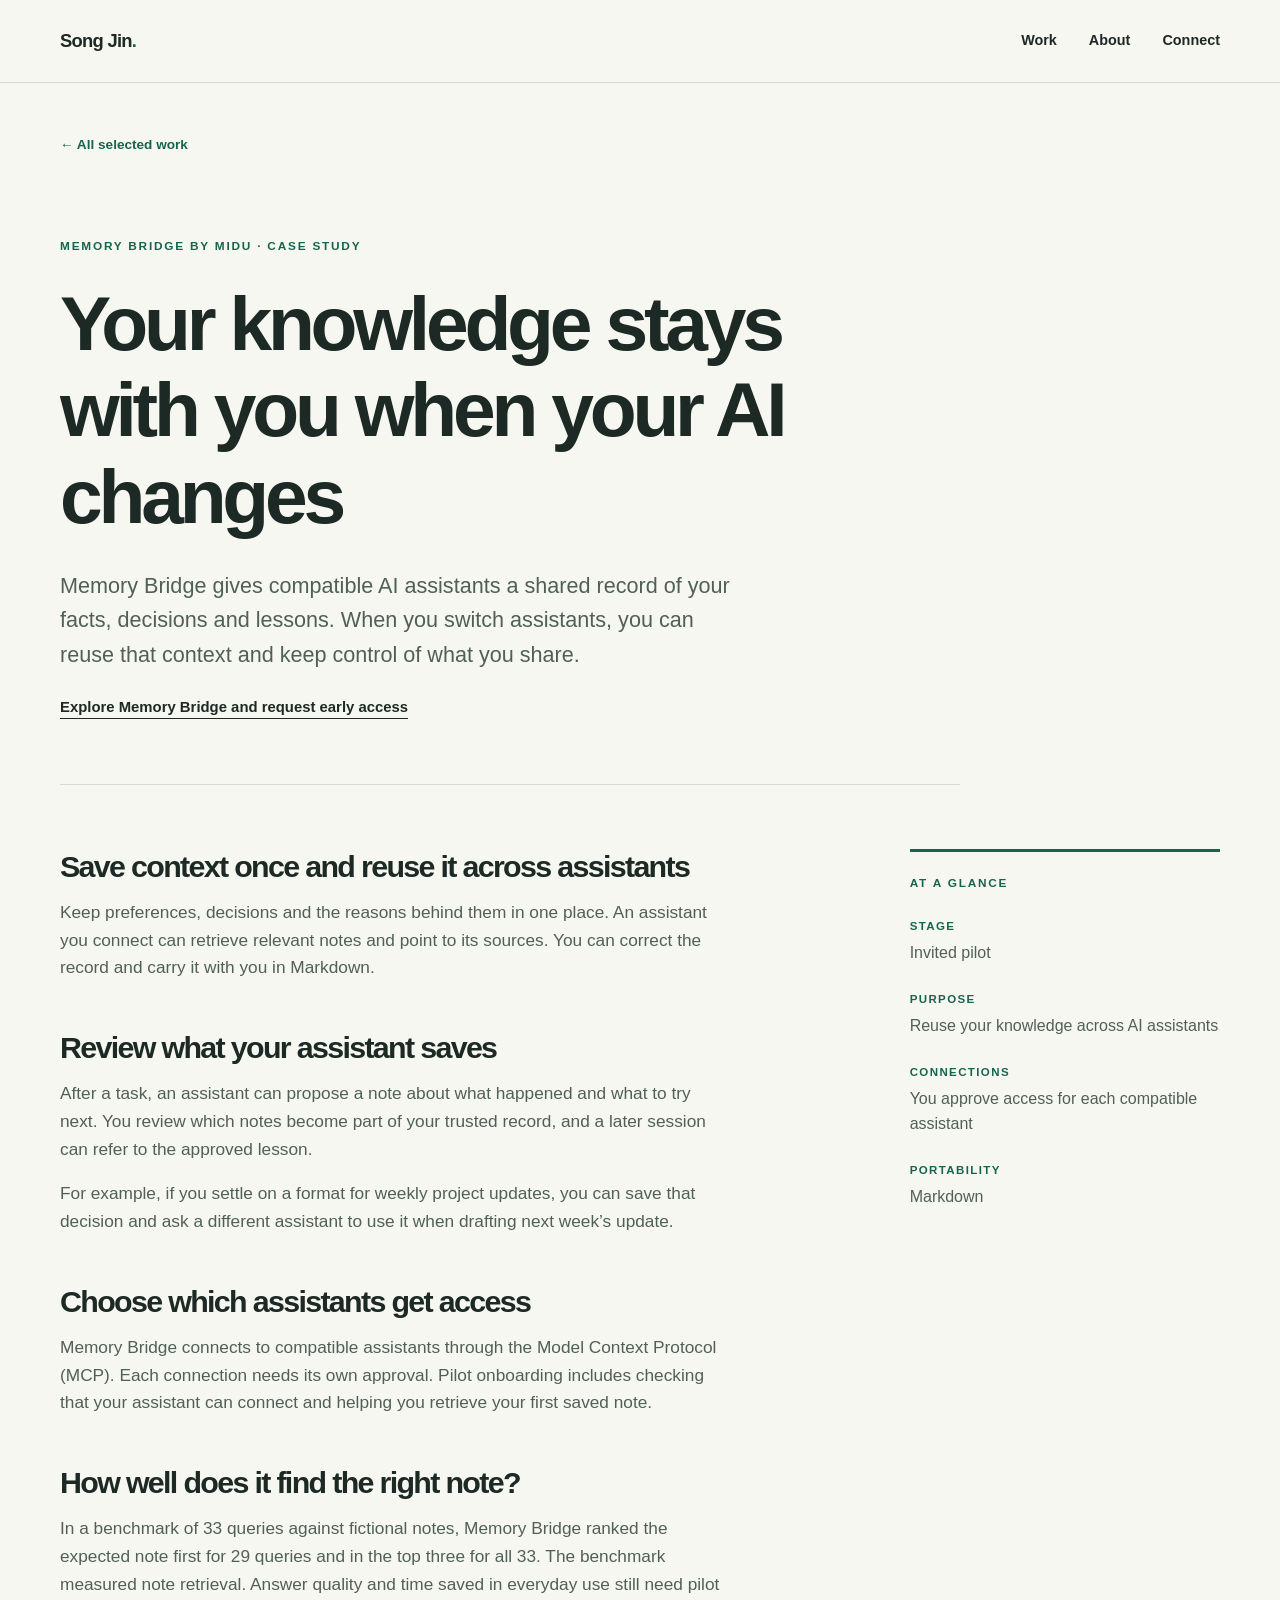
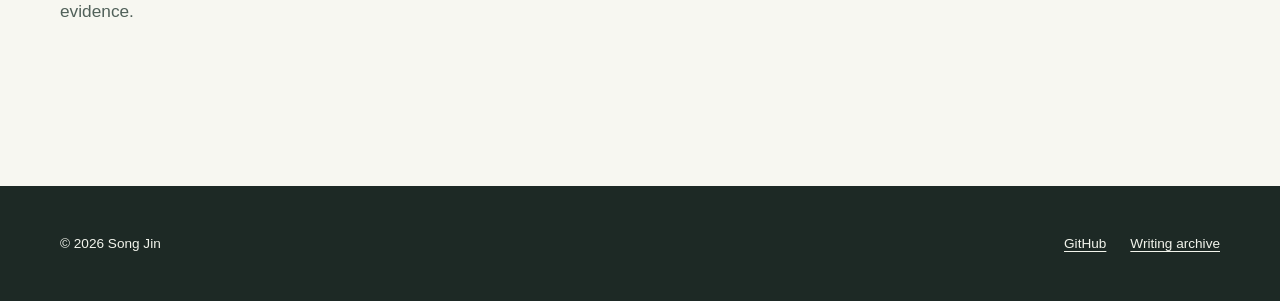
<file: work/personal-knowledge-base/index.html>
<!doctype html>
<html lang="en-AU">
  <head>
    <meta charset="utf-8">
    <meta name="viewport" content="width=device-width, initial-scale=1">
    <title>Memory Bridge case study</title>
    <link rel="canonical" href="https://www.midu.com.au/work/memory-bridge/">
    <meta http-equiv="refresh" content="0; url=../memory-bridge/">
  </head>
  <body>
    <p>The case study moved to <a href="../memory-bridge/">Memory Bridge</a>.</p>
  </body>
</html>
</file>
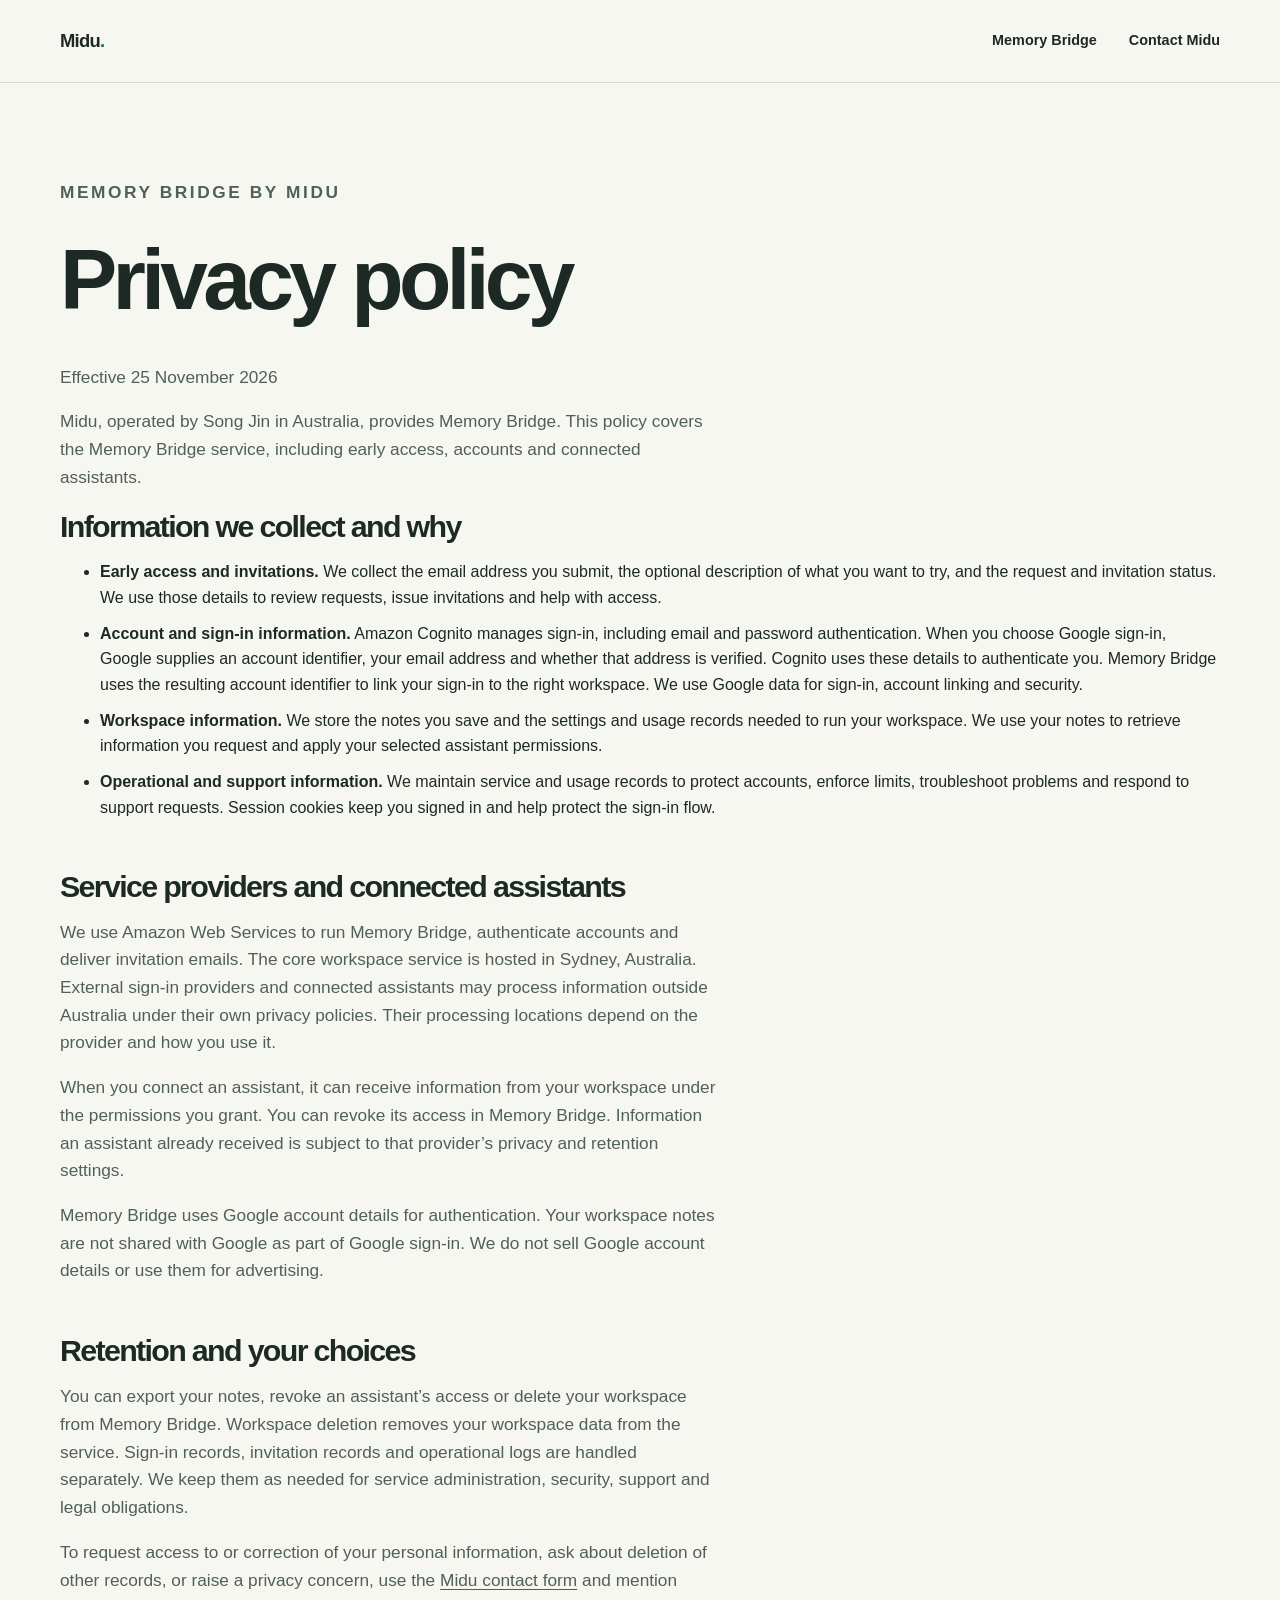
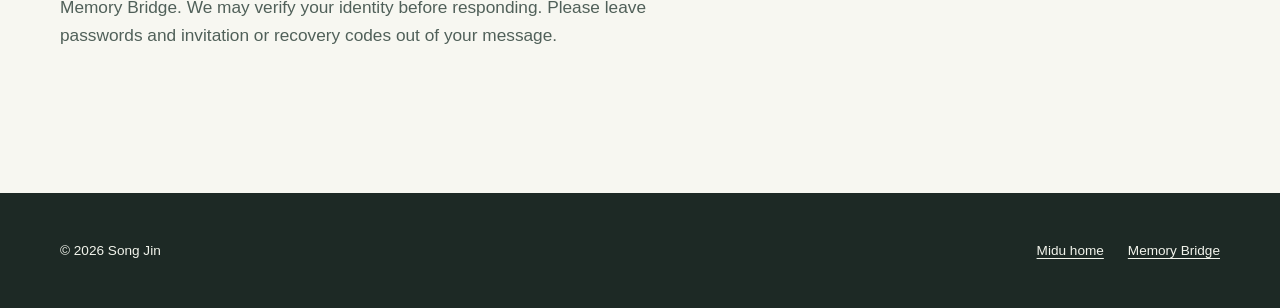
<file: products/memory-bridge/privacy/index.html>
<!doctype html>
<html lang="en-AU">
  <head>
    <meta charset="utf-8">
    <meta name="viewport" content="width=device-width, initial-scale=1">
    <meta name="description" content="How Midu handles personal information for Memory Bridge and its invitation and sign-in services.">
    <title>Memory Bridge privacy policy · Midu</title>
    <link rel="canonical" href="https://www.midu.com.au/products/memory-bridge/privacy/">
    <link rel="icon" type="image/jpeg" href="../../../assets/song-jin-favicon.jpeg">
    <link rel="stylesheet" href="../../../assets/site.css">
  </head>
  <body>
    <a class="skip-link" href="#main">Skip to content</a>
    <header class="site-header">
      <div class="shell header-inner">
        <a class="wordmark" href="../../../" aria-label="Midu home">Midu<span class="wordmark-dot">.</span></a>
        <nav aria-label="Main navigation">
          <a href="../">Memory Bridge</a>
          <a href="../../../#connect">Contact Midu</a>
        </nav>
      </div>
    </header>

    <main id="main" class="section" tabindex="-1">
      <article class="shell case-content" aria-labelledby="privacy-title">
        <header>
          <p class="eyebrow">Memory Bridge by Midu</p>
          <h1 id="privacy-title">Privacy policy</h1>
          <p>Effective <time datetime="2026-11-25">25 November 2026</time></p>
          <p>Midu, operated by Song Jin in Australia, provides Memory Bridge. This policy covers the Memory Bridge service, including early access, accounts and connected assistants.</p>
        </header>

        <section class="case-section">
          <h2>Information we collect and why</h2>
          <ul>
            <li><strong>Early access and invitations.</strong> We collect the email address you submit, the optional description of what you want to try, and the request and invitation status. We use those details to review requests, issue invitations and help with access.</li>
            <li><strong>Account and sign-in information.</strong> Amazon Cognito manages sign-in, including email and password authentication. When you choose Google sign-in, Google supplies an account identifier, your email address and whether that address is verified. Cognito uses these details to authenticate you. Memory Bridge uses the resulting account identifier to link your sign-in to the right workspace. We use Google data for sign-in, account linking and security.</li>
            <li><strong>Workspace information.</strong> We store the notes you save and the settings and usage records needed to run your workspace. We use your notes to retrieve information you request and apply your selected assistant permissions.</li>
            <li><strong>Operational and support information.</strong> We maintain service and usage records to protect accounts, enforce limits, troubleshoot problems and respond to support requests. Session cookies keep you signed in and help protect the sign-in flow.</li>
          </ul>
        </section>

        <section class="case-section">
          <h2>Service providers and connected assistants</h2>
          <p>We use Amazon Web Services to run Memory Bridge, authenticate accounts and deliver invitation emails. The core workspace service is hosted in Sydney, Australia. External sign-in providers and connected assistants may process information outside Australia under their own privacy policies. Their processing locations depend on the provider and how you use it.</p>
          <p>When you connect an assistant, it can receive information from your workspace under the permissions you grant. You can revoke its access in Memory Bridge. Information an assistant already received is subject to that provider’s privacy and retention settings.</p>
          <p>Memory Bridge uses Google account details for authentication. Your workspace notes are not shared with Google as part of Google sign-in. We do not sell Google account details or use them for advertising.</p>
        </section>

        <section class="case-section">
          <h2>Retention and your choices</h2>
          <p>You can export your notes, revoke an assistant’s access or delete your workspace from Memory Bridge. Workspace deletion removes your workspace data from the service. Sign-in records, invitation records and operational logs are handled separately. We keep them as needed for service administration, security, support and legal obligations.</p>
          <p>To request access to or correction of your personal information, ask about deletion of other records, or raise a privacy concern, use the <a href="../../../#connect">Midu contact form</a> and mention Memory Bridge. We may verify your identity before responding. Please leave passwords and invitation or recovery codes out of your message.</p>
        </section>
      </article>
    </main>

    <footer class="site-footer">
      <div class="shell footer-inner">
        <span>© 2026 Song Jin</span>
        <div><a href="../../../">Midu home</a><a href="../">Memory Bridge</a></div>
      </div>
    </footer>
  </body>
</html>
</file>
<file: assets/site.css>
:root{--ink:#1d2925;--muted:#506059;--paper:#f7f7f1;--line:#d3dbd3;--accent:#17644e;--accent-dark:#0c4938;--soft:#e6ede5;--max:1160px}
.analytics-notice{padding:.65rem 0;background:var(--soft);border-bottom:1px solid var(--line);color:var(--accent-dark);font-size:.9rem}
*{box-sizing:border-box}
html{scroll-behavior:smooth}
body{margin:0;background:var(--paper);color:var(--ink);font-family:Arial,Helvetica,sans-serif;line-height:1.6}
a{color:inherit;text-decoration-thickness:1px;text-underline-offset:.2em}
a:hover{color:var(--accent)}
a:focus-visible{outline:3px solid var(--accent);outline-offset:4px}
.shell{width:min(calc(100% - 3rem),var(--max));margin-inline:auto}
.skip-link{position:absolute;left:1rem;top:-5rem;z-index:10;background:white;padding:.75rem 1rem}.skip-link:focus{top:1rem}
.site-header{border-bottom:1px solid var(--line);background:var(--paper)}
.header-inner{min-height:82px;display:flex;align-items:center;justify-content:space-between;gap:2rem}
.wordmark{font-size:1.15rem;font-weight:700;letter-spacing:-.04em;text-decoration:none;white-space:nowrap}
.wordmark-dot{color:var(--accent)}
nav{display:flex;align-items:center;gap:2rem}nav a{font-size:.9rem;font-weight:600;text-decoration:none}
.nav-login{border:1px solid var(--accent);color:var(--accent);padding:.35rem .75rem;white-space:nowrap}.nav-login:hover{background:var(--accent);color:white}
.hero{display:grid;grid-template-columns:minmax(0,1.65fr) minmax(250px,.75fr);gap:5rem;align-items:end;padding-block:7rem 7.5rem}
.eyebrow{margin:0 0 1.5rem;color:var(--accent);font-size:.74rem;font-weight:700;letter-spacing:.15em;text-transform:uppercase}
h1,h2,h3,p{margin-top:0}h1,h2,h3{line-height:1.13;letter-spacing:-.055em}
h1{font-size:clamp(3.4rem,6.7vw,6.5rem);max-width:850px;margin-bottom:2.25rem;font-weight:600}
h1 em{font-family:Georgia,serif;font-weight:400;letter-spacing:-.075em;color:var(--accent)}
.lead{max-width:680px;font-size:clamp(1.12rem,1.7vw,1.35rem);line-height:1.6;color:var(--muted)}
.hero-actions{display:flex;align-items:center;gap:2rem;flex-wrap:wrap;margin-top:2.5rem}
.button{display:inline-flex;align-items:center;justify-content:space-between;gap:2.5rem;min-height:48px;padding:.75rem 1.15rem;border:1px solid var(--accent);font-size:.9rem;font-weight:700;text-decoration:none;transition:background .15s,color .15s}
.button-primary{background:var(--accent);color:white}.button-primary:hover{background:var(--accent-dark);color:white}
.button-outline{color:var(--accent)}.button-outline:hover{background:var(--accent);color:white}
.text-link{font-weight:700;font-size:.93rem;text-decoration:none;border-bottom:1px solid currentColor;padding-bottom:.2rem}
.hero-note{border-left:1px solid var(--line);padding:1.25rem 0 0 2rem;margin-bottom:.4rem}
.note-index{font-size:.72rem;font-weight:700;letter-spacing:.13em;color:var(--accent)}
.hero-note p{font-family:Georgia,serif;font-size:1.8rem;line-height:1.45;letter-spacing:-.045em;margin:2rem 0}
.note-rule{display:block;width:45px;height:1px;background:var(--accent);margin-bottom:1.3rem}.hero-note small{font-size:.8rem;color:var(--muted)}
.section{padding-block:6rem}.section-work{background:var(--soft)}
.section-heading{display:flex;justify-content:space-between;align-items:end;gap:3rem;margin-bottom:3rem}.section-heading h2{max-width:640px}.section-heading>p{max-width:280px;color:var(--muted);margin-bottom:.25rem}
h2{font-size:clamp(2.3rem,4.5vw,4rem);font-weight:600;margin-bottom:0}h3{font-size:clamp(1.8rem,3vw,2.7rem);font-weight:600}
.work-feature{background:var(--paper);border-top:3px solid var(--accent);padding:1.8rem 2rem 2rem}.work-meta{display:flex;justify-content:space-between;color:var(--accent);font-size:.75rem;font-weight:700;letter-spacing:.12em;text-transform:uppercase}.work-body{display:flex;justify-content:space-between;align-items:center;gap:2rem;padding:2.6rem 0 1.6rem}.work-body h3{margin-bottom:.8rem}.work-body h3 a{text-decoration:none}.work-body p{max-width:660px;color:var(--muted);margin:0}.round-link{display:grid;place-items:center;min-width:56px;height:56px;border:1px solid var(--accent);border-radius:50%;color:var(--accent);font-size:1.4rem;text-decoration:none}.round-link:hover{background:var(--accent);color:white}
.work-feature+.work-feature{margin-top:1rem}
.work-tags{display:flex;flex-wrap:wrap;gap:.5rem}.work-tags span{padding:.28rem .7rem;border:1px solid var(--line);font-size:.75rem;color:var(--muted)}.work-footnote{font-size:.82rem;color:var(--muted);margin:1.1rem 0 0}
.two-column{display:grid;grid-template-columns:1fr 1fr;gap:5rem}.two-column h2{max-width:500px}.body-copy{max-width:560px;font-size:1.08rem;color:var(--muted)}.body-copy p{margin-bottom:1.35rem}.body-copy .text-link{display:inline-block;margin-top:.35rem;color:var(--accent)}
.connect-section{border-top:1px solid var(--line);background:#ecf1eb}.connect-section .button{margin-top:.8rem}
.site-footer{background:var(--ink);color:#f2f4ec}.footer-inner{min-height:115px;display:flex;justify-content:space-between;align-items:center;gap:1rem;font-size:.85rem}.footer-inner div{display:flex;gap:1.5rem}.footer-inner a:hover{color:#a8d1be}
.case-main{padding-block:3rem 7rem}.back-link{font-size:.85rem;font-weight:700;text-decoration:none;color:var(--accent)}.case-header{max-width:900px;padding-block:5rem 4rem;border-bottom:1px solid var(--line)}.case-header h1{font-size:clamp(3.1rem,6vw,5.7rem);margin-bottom:1.8rem}.case-layout{display:grid;grid-template-columns:minmax(0,1.7fr) minmax(230px,.7fr);gap:6rem;padding-top:4rem}.case-content section{margin-bottom:3rem}.case-content h2{font-size:1.9rem;margin-bottom:1rem}.case-content p{max-width:660px;color:var(--muted);font-size:1.08rem}.case-content code{font-size:.88em;overflow-wrap:anywhere}.case-aside{align-self:start;border-top:3px solid var(--accent);padding-top:1.4rem}.case-aside dl{margin:0}.case-aside dt{font-size:.72rem;font-weight:700;text-transform:uppercase;letter-spacing:.12em;color:var(--accent);margin-top:1.5rem}.case-aside dd{margin:.3rem 0 0;color:var(--muted)}
@media(max-width:800px){.hero{grid-template-columns:1fr;gap:3rem;padding-block:5rem}.hero-note{max-width:450px}.two-column,.case-layout{grid-template-columns:1fr;gap:2.5rem}.section-heading{align-items:start;flex-direction:column;gap:1rem}.section-heading>p{max-width:550px}.section{padding-block:4.5rem}}
@media(max-width:540px){.shell{width:min(calc(100% - 2rem),var(--max))}.header-inner{min-height:70px;align-items:flex-start;flex-direction:column;justify-content:center;gap:.25rem;padding-block:.7rem}nav{gap:.6rem 1.3rem;flex-wrap:wrap}nav a{font-size:.8rem}.hero{padding-block:4rem}.hero h1{font-size:3.35rem}.hero-actions{align-items:flex-start;flex-direction:column;gap:1.5rem}.hero-note{padding-left:1.3rem}.section{padding-block:3.5rem}.work-feature{padding:1.25rem}.work-body{padding:2rem 0 1.2rem;align-items:end}.round-link{min-width:44px;height:44px}.footer-inner{align-items:flex-start;flex-direction:column;justify-content:center;padding-block:1.5rem}.case-header{padding-block:3rem}.case-layout{padding-top:2.5rem}}
@media(prefers-reduced-motion:reduce){html{scroll-behavior:auto}.button{transition:none}}

/* Contact form */
.contact-form{margin-top:2rem}
.contact-purpose{border:0;padding:0;margin:0 0 1rem;min-width:0}
.contact-purpose legend,.contact-field>label{font-size:.93rem;font-weight:700;margin-bottom:.6rem}
.purpose-option{display:flex;align-items:center;gap:.65rem;min-height:48px;border:1px solid var(--line);padding:.7rem 1rem;margin-top:.6rem;background:var(--paper);cursor:pointer}
.purpose-option:has(input:checked){border-color:var(--accent);background:var(--soft)}
.purpose-option input{accent-color:var(--accent);width:1.15rem;height:1.15rem;flex-shrink:0}
.contact-fields{display:grid;grid-template-columns:1fr 1fr;gap:0 1rem}
.contact-field{margin-bottom:1.2rem;min-width:0}
.contact-field>label{display:block}.contact-field label span{font-weight:400;color:var(--muted)}
.contact-field input,.contact-field textarea{display:block;width:100%;border:1px solid var(--line);border-radius:0;padding:.8rem;background:var(--paper);color:var(--ink);font:inherit;font-size:1rem;min-height:48px}
.contact-field textarea{resize:vertical;min-height:150px}
.contact-form input:focus-visible,.contact-form textarea:focus-visible,.contact-form button:focus-visible{outline:3px solid var(--accent);outline-offset:3px}
.form-hint,.contact-alternatives{color:var(--muted);font-size:.85rem;line-height:1.6}
.contact-form button{cursor:pointer;font-family:inherit}.contact-alternatives{margin-top:1.5rem}
@media(max-width:540px){.contact-fields{grid-template-columns:1fr}}

.case-figure{margin:1.8rem 0 2.2rem}.case-figure>a{display:block;border:1px solid var(--line);border-radius:12px;overflow:hidden;background:#f8fafc}.case-figure img{display:block;width:100%;height:auto}.case-figure figcaption{font-size:.85rem;line-height:1.6;color:var(--muted);margin-top:.8rem}.case-figure figcaption a{color:var(--accent)}.case-table{border-collapse:collapse;width:100%;margin:1.5rem 0;font-size:.95rem}.case-table caption{text-align:left;font-weight:700;margin-bottom:.8rem}.case-table th,.case-table td{text-align:left;padding:.8rem .6rem;border-bottom:1px solid var(--line);vertical-align:top}.case-table thead th{color:var(--accent);font-size:.8rem}.case-content li+li{margin-top:.65rem}
</file>
<file: products/memory-bridge/product.css>
.kb-hero {
  display: grid;
  grid-template-columns: minmax(0, 1.45fr) minmax(0, .85fr);
  gap: clamp(2rem, 6vw, 5rem);
  align-items: center;
  padding-block: clamp(3.5rem, 8vw, 7rem);
}

.kb-hero h1 {
  font-size: clamp(3rem, 6vw, 5.5rem);
}

.kb-hero h1 em {
  display: block;
}

.kb-preview {
  margin: 0;
  padding: clamp(1.5rem, 4vw, 2.5rem);
  border-top: 3px solid var(--accent);
  background: var(--soft);
}

.kb-preview figcaption {
  margin-bottom: 1.75rem;
  color: var(--muted);
  font-size: .85rem;
}

.kb-preview blockquote {
  margin: 0 0 1rem;
  font: 1.75rem/1.25 Georgia, serif;
  letter-spacing: -.03em;
}

.kb-source {
  margin: 1.5rem 0 0;
  padding-top: 1rem;
  border-top: 1px solid var(--line);
  font-size: .875rem;
}

.kb-source a {
  color: var(--accent-dark);
}

.kb-demo {
  background: var(--soft);
}

.kb-product h2 {
  font-size: clamp(2.25rem, 4vw, 3.5rem);
}

.kb-steps {
  display: grid;
  grid-template-columns: repeat(2, minmax(0, 1fr));
  gap: 1rem;
  margin: 0;
  padding: 0;
  list-style: none;
  counter-reset: kb-demo;
}

.kb-steps > li {
  padding: clamp(1.25rem, 4vw, 2rem);
  border-top: 2px solid var(--accent);
  background: var(--paper);
  counter-increment: kb-demo;
}

.kb-steps h3 {
  margin-bottom: 1.25rem;
  font-size: 1.45rem;
}

.kb-steps h3::before {
  content: counter(kb-demo, decimal-leading-zero) " / " / "";
  color: var(--accent);
  font: 700 .875rem/1 Arial, Helvetica, sans-serif;
  letter-spacing: normal;
}

.kb-demo-label {
  margin-bottom: .25rem;
  color: var(--accent-dark);
  font-size: .8rem;
  font-weight: 700;
}

.kb-steps > li > :last-child,
.kb-steps details p {
  margin-bottom: 0;
}

.kb-steps summary {
  min-height: 44px;
  padding-block: .625rem;
  color: var(--accent-dark);
  font-weight: 700;
  cursor: pointer;
}

.kb-steps summary:focus-visible {
  outline: 3px solid var(--accent);
  outline-offset: 3px;
}

.kb-steps details p {
  margin-top: .5rem;
  padding: .75rem 1rem;
  border-left: 2px solid var(--accent);
  background: var(--soft);
}

.kb-pilot .contact-form {
  margin: 0;
}

.kb-pilot .contact-field :is(input, textarea) {
  border-color: var(--muted);
}

.kb-pilot .contact-field textarea {
  min-height: 6rem;
}

.kb-pilot .contact-field .form-hint {
  margin-top: .5rem;
}

@media (max-width: 760px) {
  .kb-hero,
  .kb-steps {
    grid-template-columns: 1fr;
  }
}
</file>
